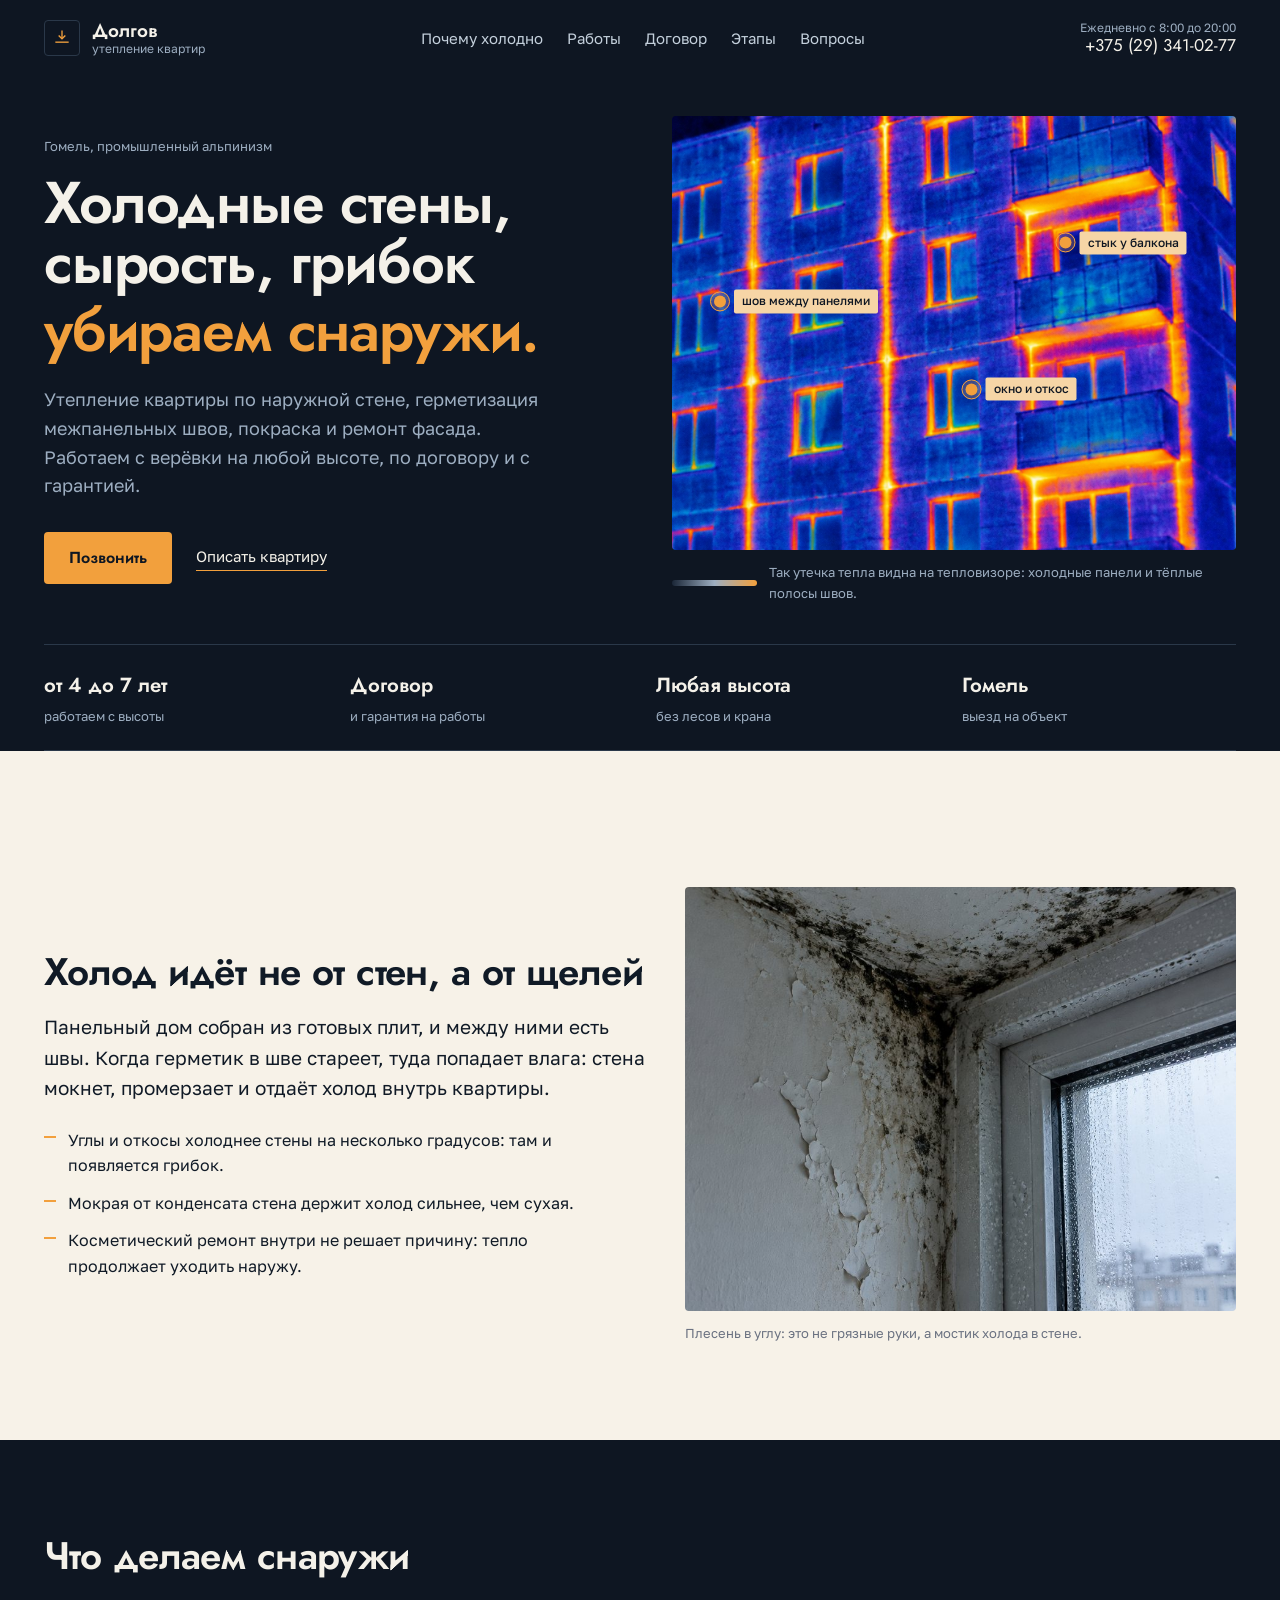
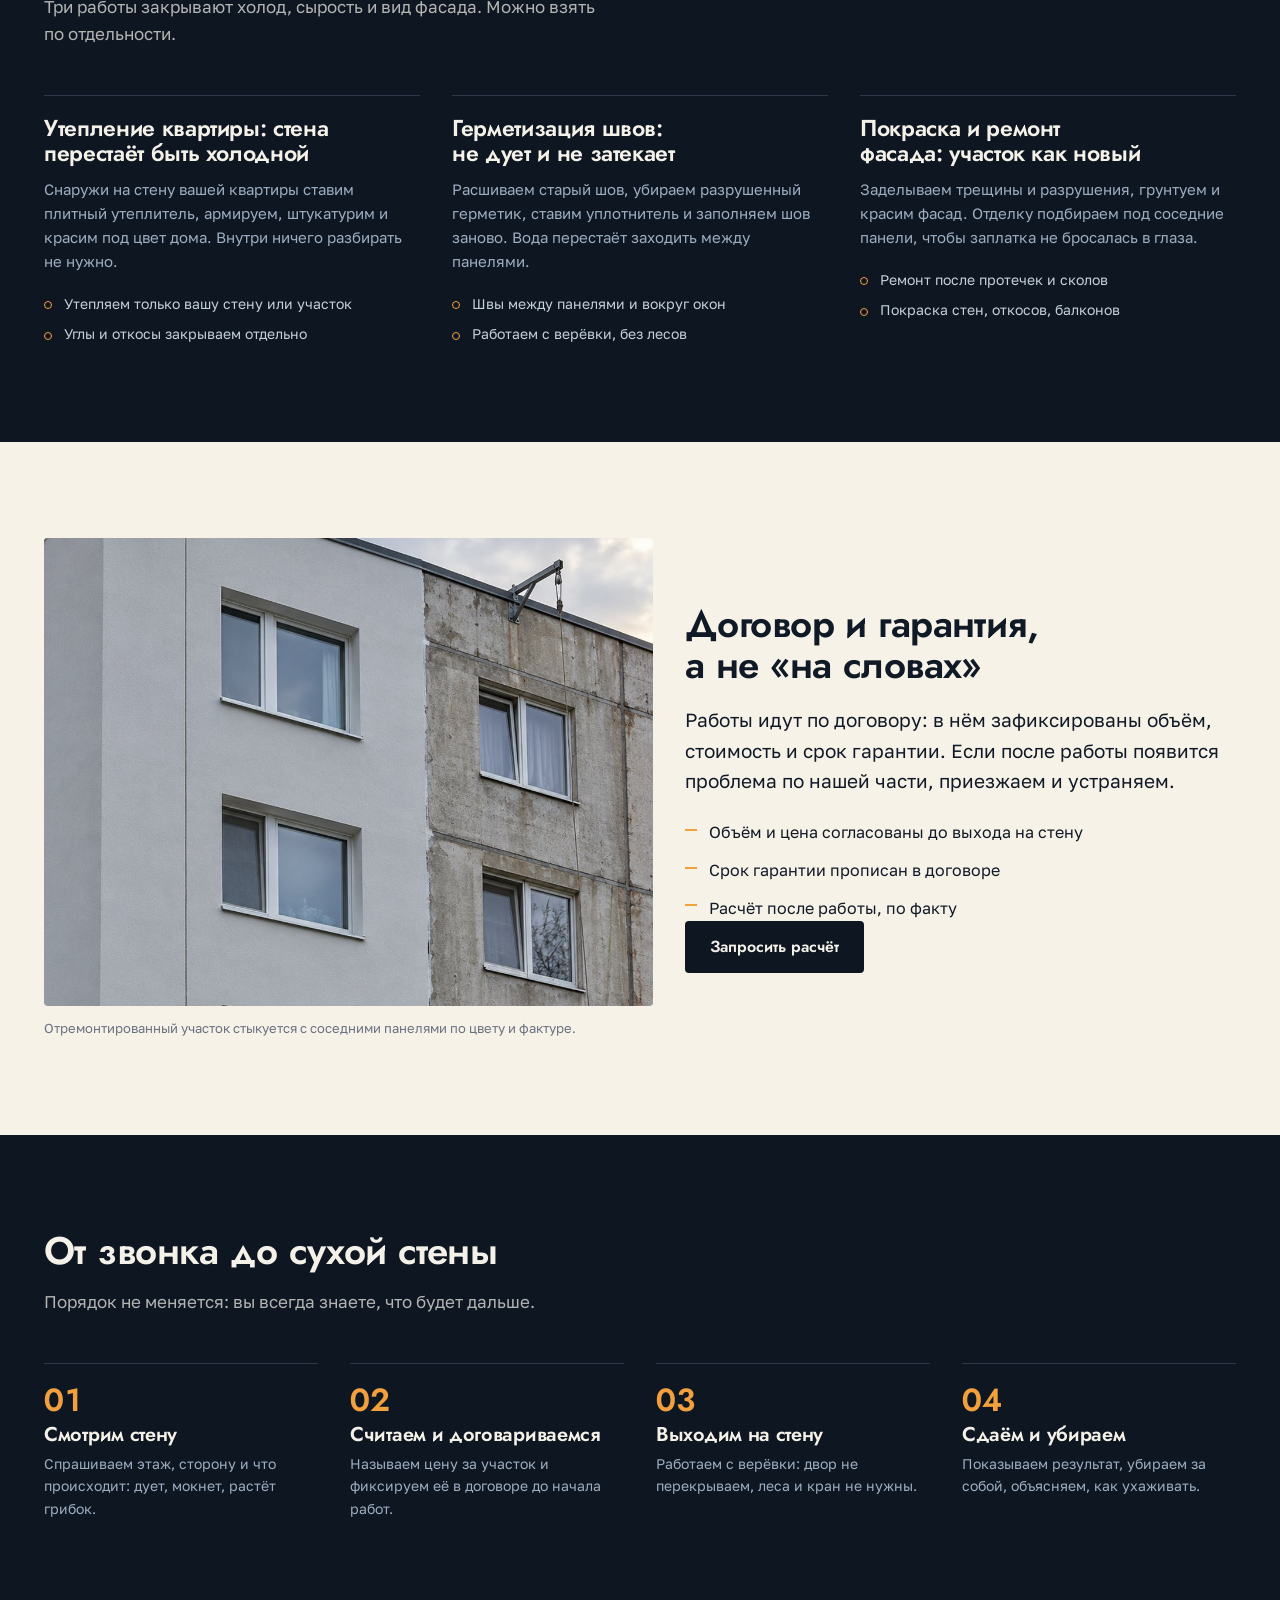
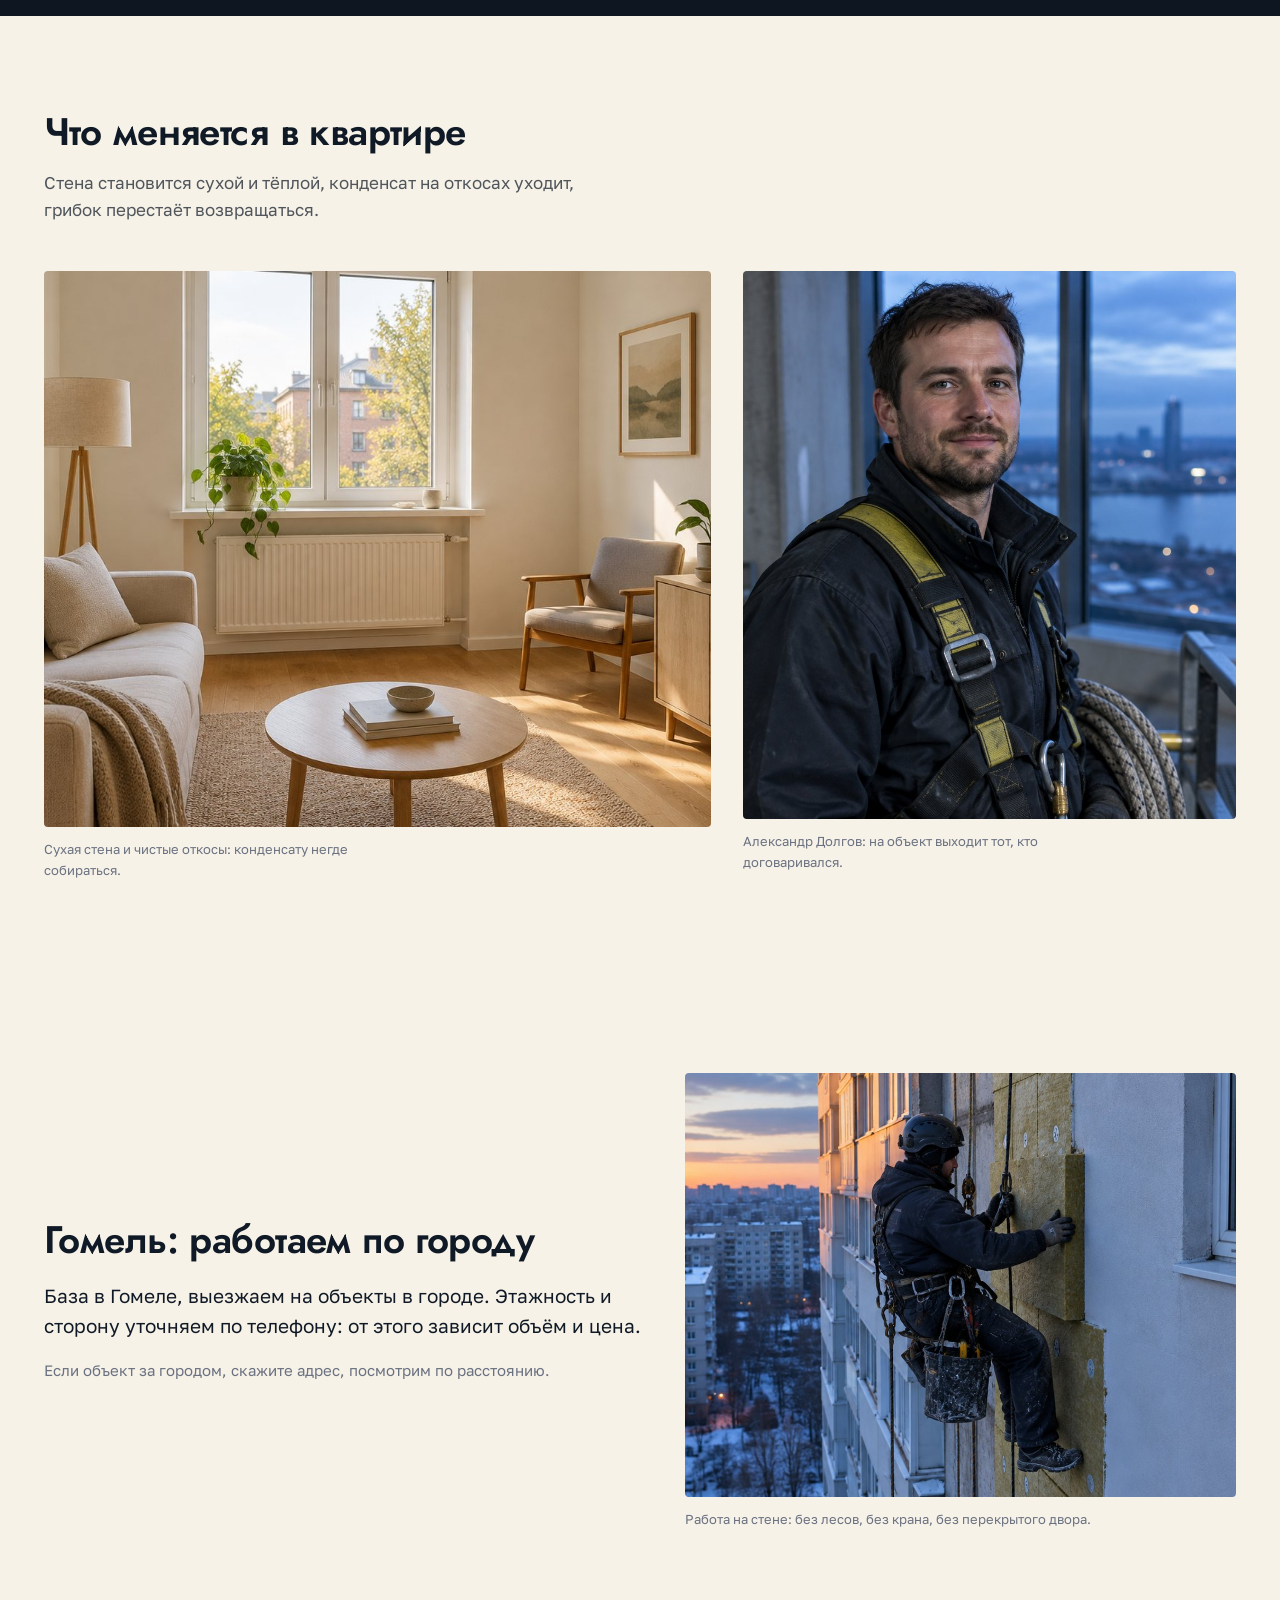
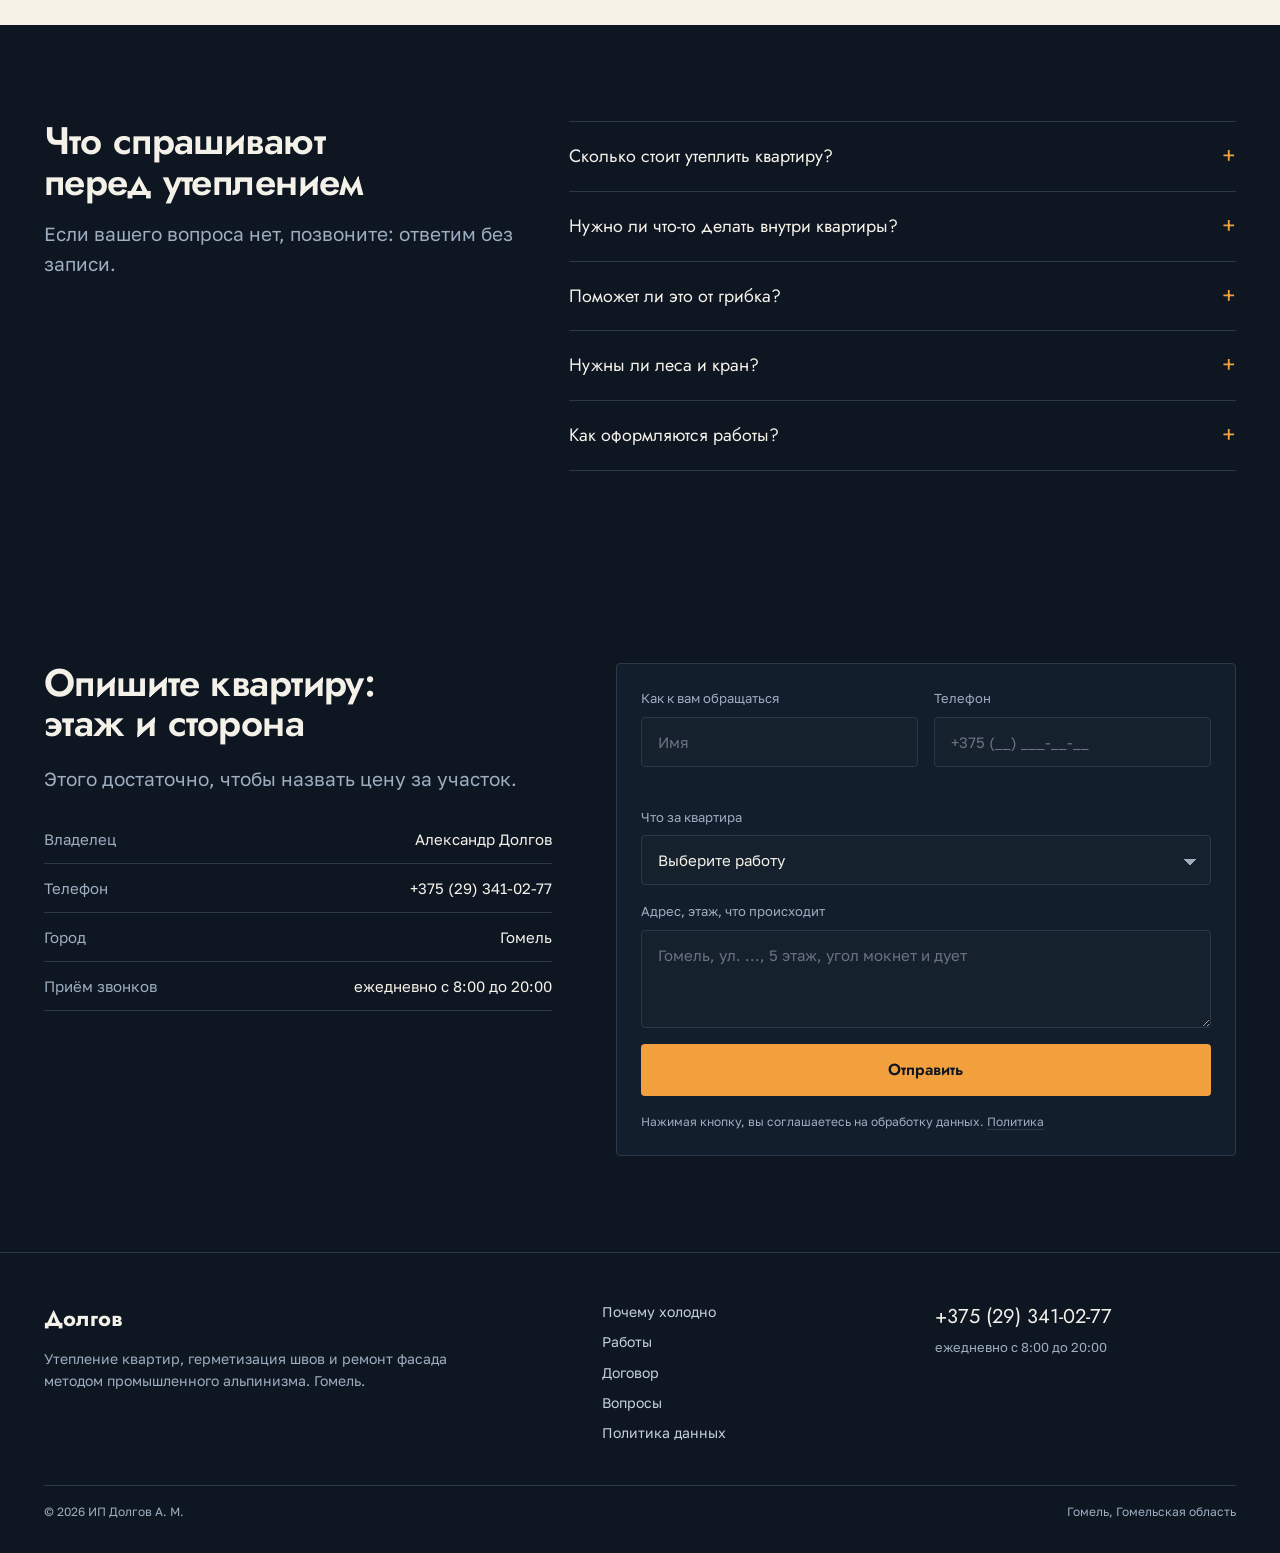
<file: index.html>
<!doctype html>
<html lang="ru">
<head>
<meta charset="utf-8">
<meta name="viewport" content="width=device-width, initial-scale=1">
<title>Утепление квартир в Гомеле: промышленный альпинизм, швы, фасад | Долгов</title>
<meta name="description" content="Утепление квартиры снаружи, герметизация межпанельных швов, покраска и ремонт фасада. Работаем с высоты, по договору и с гарантией. Гомель.">
<meta name="theme-color" content="#0E1622">
<link rel="canonical" href="https://romjjjke.github.io/dolgov/">
<link rel="icon" href="favicon.svg" type="image/svg+xml">
<meta property="og:type" content="website">
<meta property="og:title" content="Утепление квартир в Гомеле: Долгов">
<meta property="og:description" content="Утепление квартиры снаружи, герметизация межпанельных швов, ремонт фасада. Договор, гарантия. Гомель.">
<meta property="og:url" content="https://romjjjke.github.io/dolgov/">
<meta property="og:locale" content="ru_RU">
<link rel="preconnect" href="https://fonts.googleapis.com">
<link rel="preconnect" href="https://fonts.gstatic.com" crossorigin>
<link href="https://fonts.googleapis.com/css2?family=Golos+Text:wght@400;500;600&family=Jost:wght@500;600;700&display=swap" rel="stylesheet">
<link rel="stylesheet" href="assets/css/style.css">
<script type="application/ld+json">
{
  "@context": "https://schema.org",
  "@type": "LocalBusiness",
  "name": "ИП Долгов Александр Михайлович",
  "description": "Утепление квартир снаружи, герметизация межпанельных швов, покраска и ремонт фасада методом промышленного альпинизма",
  "telephone": "+375293410277",
  "url": "https://romjjjke.github.io/dolgov/",
  "address": {"@type": "PostalAddress", "addressLocality": "Гомель", "addressRegion": "Гомельская область", "addressCountry": "BY"},
  "areaServed": {"@type": "City", "name": "Гомель"},
  "openingHoursSpecification": {"@type": "OpeningHoursSpecification", "dayOfWeek": ["Monday","Tuesday","Wednesday","Thursday","Friday","Saturday","Sunday"], "opens": "08:00", "closes": "20:00"}
}
</script>
</head>
<body>
<a class="skip" href="#main">Перейти к содержанию</a>

<header class="site-header" id="header">
  <div class="wrap bar">
    <a class="brand" href="#top" aria-label="Долгов, утепление квартир, наверх">
      <span class="brand__mark" aria-hidden="true">
        <svg viewBox="0 0 24 24" fill="none" stroke="currentColor" stroke-width="1.6"><path d="M12 3v10"/><path d="M8 9l4 4 4-4"/><path d="M4 17h16"/></svg>
      </span>
      <span class="brand__text"><b>Долгов</b><i>утепление квартир</i></span>
    </a>

    <nav class="nav" aria-label="Основная навигация">
      <a href="#pochemu">Почему холодно</a>
      <a href="#raboty">Работы</a>
      <a href="#dogovor">Договор</a>
      <a href="#etapy">Этапы</a>
      <a href="#voprosy">Вопросы</a>
    </nav>

    <div class="bar__actions">
      <a class="bar__phone" href="tel:+375293410277">
        <span class="bar__phone-label">Ежедневно с 8:00 до 20:00</span>
        <span class="bar__phone-number">+375 (29) 341-02-77</span>
      </a>
      <button class="burger" id="burger" type="button" aria-label="Меню" aria-expanded="false" aria-controls="menu">
        <span></span><span></span>
      </button>
    </div>
  </div>
</header>

<div class="menu" id="menu" hidden>
  <div class="menu__inner">
    <nav class="menu__nav" aria-label="Мобильная навигация">
      <a href="#pochemu">Почему холодно</a>
      <a href="#raboty">Работы</a>
      <a href="#dogovor">Договор</a>
      <a href="#etapy">Этапы</a>
      <a href="#geografiya">География</a>
      <a href="#voprosy">Вопросы</a>
      <a href="#zayavka">Заявка</a>
    </nav>
    <a class="menu__phone" href="tel:+375293410277">+375 (29) 341-02-77</a>
  </div>
</div>

<main id="main">

  <section class="hero" id="top">
    <div class="wrap hero__grid">
      <div class="hero__body">
        <p class="hero__place">Гомель, промышленный альпинизм</p>
        <h1 class="hero__title">Холодные стены,<br>сырость, грибок<br><span class="hero__title-accent">убираем снаружи.</span></h1>
        <p class="hero__lede">
          Утепление квартиры по наружной стене, герметизация межпанельных швов,
          покраска и ремонт фасада. Работаем с верёвки на любой высоте,
          по договору и с гарантией.
        </p>
        <div class="hero__actions">
          <a class="btn btn--amber" href="tel:+375293410277">Позвонить</a>
          <a class="link-underline" href="#zayavka">Описать квартиру</a>
        </div>
      </div>

      <figure class="thermal">
        <img src="assets/img/thermal.jpg" width="1400" height="1076" alt="Тепловизорный снимок панельного дома: утечки тепла по швам и вокруг окон" fetchpriority="high" decoding="async">
        <span class="thermal__mark" style="--x:22%;--y:38%" data-heat="1"><i></i><b>шов между панелями</b></span>
        <span class="thermal__mark" style="--x:62%;--y:56%" data-heat="2"><i></i><b>окно и откос</b></span>
        <span class="thermal__mark" style="--x:80%;--y:26%" data-heat="3"><i></i><b>стык у балкона</b></span>
        <figcaption>
          <span class="thermal__legend" aria-hidden="true"><i></i></span>
          <span>Так утечка тепла видна на тепловизоре: холодные панели и тёплые полосы швов.</span>
        </figcaption>
      </figure>
    </div>

    <div class="wrap">
      <ul class="facts">
        <li class="fact"><b>от 4 до 7 лет</b><span>работаем с высоты</span></li>
        <li class="fact"><b>Договор</b><span>и гарантия на работы</span></li>
        <li class="fact"><b>Любая высота</b><span>без лесов и крана</span></li>
        <li class="fact"><b>Гомель</b><span>выезд на объект</span></li>
      </ul>
    </div>
  </section>

  <section class="section" id="pochemu">
    <div class="wrap split">
      <div class="split__body">
        <h2 class="h2">Холод идёт не от стен, а от щелей</h2>
        <p class="lead">
          Панельный дом собран из готовых плит, и между ними есть швы. Когда
          герметик в шве стареет, туда попадает влага: стена мокнет, промерзает
          и отдаёт холод внутрь квартиры.
        </p>
        <ul class="ticks">
          <li>Углы и откосы холоднее стены на несколько градусов: там и появляется грибок.</li>
          <li>Мокрая от конденсата стена держит холод сильнее, чем сухая.</li>
          <li>Косметический ремонт внутри не решает причину: тепло продолжает уходить наружу.</li>
        </ul>
      </div>
      <figure class="split__media">
        <img src="assets/img/mould.jpg" width="900" height="750" alt="Мокрый угол в квартире с пятнами плесени" loading="lazy" decoding="async">
        <figcaption>Плесень в углу: это не грязные руки, а мостик холода в стене.</figcaption>
      </figure>
    </div>
  </section>

  <section class="section section--deep" id="raboty">
    <div class="wrap">
      <header class="head">
        <h2 class="head__title">Что делаем снаружи</h2>
        <p class="head__text">Три работы закрывают холод, сырость и вид фасада. Можно взять по отдельности.</p>
      </header>

      <div class="jobs">
        <article class="job">
          <h3 class="job__title">Утепление квартиры: стена перестаёт быть холодной</h3>
          <p class="job__text">
            Снаружи на стену вашей квартиры ставим плитный утеплитель, армируем,
            штукатурим и красим под цвет дома. Внутри ничего разбирать не нужно.
          </p>
          <ul class="job__list">
            <li>Утепляем только вашу стену или участок</li>
            <li>Углы и откосы закрываем отдельно</li>
          </ul>
        </article>

        <article class="job">
          <h3 class="job__title">Герметизация швов: не дует и не затекает</h3>
          <p class="job__text">
            Расшиваем старый шов, убираем разрушенный герметик, ставим уплотнитель
            и заполняем шов заново. Вода перестаёт заходить между панелями.
          </p>
          <ul class="job__list">
            <li>Швы между панелями и вокруг окон</li>
            <li>Работаем с верёвки, без лесов</li>
          </ul>
        </article>

        <article class="job">
          <h3 class="job__title">Покраска и ремонт фасада: участок как новый</h3>
          <p class="job__text">
            Заделываем трещины и разрушения, грунтуем и красим фасад. Отделку
            подбираем под соседние панели, чтобы заплатка не бросалась в глаза.
          </p>
          <ul class="job__list">
            <li>Ремонт после протечек и сколов</li>
            <li>Покраска стен, откосов, балконов</li>
          </ul>
        </article>
      </div>
    </div>
  </section>

  <section class="section" id="dogovor">
    <div class="wrap split split--rev">
      <div class="split__body">
        <h2 class="h2">Договор и гарантия, а не «на словах»</h2>
        <p class="lead">
          Работы идут по договору: в нём зафиксированы объём, стоимость и срок
          гарантии. Если после работы появится проблема по нашей части, приезжаем
          и устраняем.
        </p>
        <ul class="ticks">
          <li>Объём и цена согласованы до выхода на стену</li>
          <li>Срок гарантии прописан в договоре</li>
          <li>Расчёт после работы, по факту</li>
        </ul>
        <a class="btn btn--ink" href="#zayavka">Запросить расчёт</a>
      </div>
      <figure class="split__media">
        <img src="assets/img/facade.jpg" width="1200" height="800" alt="Отремонтированный и покрашенный участок фасада панельного дома" loading="lazy" decoding="async">
        <figcaption>Отремонтированный участок стыкуется с соседними панелями по цвету и фактуре.</figcaption>
      </figure>
    </div>
  </section>

  <section class="section section--deep" id="etapy">
    <div class="wrap">
      <header class="head">
        <h2 class="head__title">От звонка до сухой стены</h2>
        <p class="head__text">Порядок не меняется: вы всегда знаете, что будет дальше.</p>
      </header>
      <ol class="steps">
        <li class="step">
          <h3><span class="step__num">01</span>Смотрим стену</h3>
          <p>Спрашиваем этаж, сторону и что происходит: дует, мокнет, растёт грибок.</p>
        </li>
        <li class="step">
          <h3><span class="step__num">02</span>Считаем и договариваемся</h3>
          <p>Называем цену за участок и фиксируем её в договоре до начала работ.</p>
        </li>
        <li class="step">
          <h3><span class="step__num">03</span>Выходим на стену</h3>
          <p>Работаем с верёвки: двор не перекрываем, леса и кран не нужны.</p>
        </li>
        <li class="step">
          <h3><span class="step__num">04</span>Сдаём и убираем</h3>
          <p>Показываем результат, убираем за собой, объясняем, как ухаживать.</p>
        </li>
      </ol>
    </div>
  </section>

  <section class="section" id="rezultat">
    <div class="wrap">
      <header class="head">
        <h2 class="head__title">Что меняется в квартире</h2>
        <p class="head__text">Стена становится сухой и тёплой, конденсат на откосах уходит, грибок перестаёт возвращаться.</p>
      </header>
      <div class="pair">
        <figure class="pair__item">
          <img src="assets/img/warm.jpg" width="900" height="750" alt="Сухая тёплая комната после утепления стены" loading="lazy" decoding="async">
          <figcaption>Сухая стена и чистые откосы: конденсату негде собираться.</figcaption>
        </figure>
        <figure class="pair__item">
          <img src="assets/img/owner.jpg" width="900" height="1000" alt="Александр Долгов, промышленный альпинист" loading="lazy" decoding="async">
          <figcaption>Александр Долгов: на объект выходит тот, кто договаривался.</figcaption>
        </figure>
      </div>
    </div>
  </section>

  <section class="section" id="geografiya">
    <div class="wrap split">
      <div class="split__body">
        <h2 class="h2">Гомель: работаем по городу</h2>
        <p class="lead">
          База в Гомеле, выезжаем на объекты в городе. Этажность и сторону
          уточняем по телефону: от этого зависит объём и цена.
        </p>
        <p class="note">Если объект за городом, скажите адрес, посмотрим по расстоянию.</p>
      </div>
      <figure class="split__media">
        <img src="assets/img/work.jpg" width="1200" height="800" alt="Промышленный альпинист утепляет стену панельного дома" loading="lazy" decoding="async">
        <figcaption>Работа на стене: без лесов, без крана, без перекрытого двора.</figcaption>
      </figure>
    </div>
  </section>

  <section class="section section--deep" id="voprosy">
    <div class="wrap faq">
      <div class="faq__head">
        <h2 class="h2">Что спрашивают перед утеплением</h2>
        <p class="lead">Если вашего вопроса нет, позвоните: ответим без записи.</p>
      </div>
      <div class="faq__list">
        <details class="faq__item">
          <summary>Сколько стоит утеплить квартиру?</summary>
          <p>Зависит от площади стены, этажа и состояния швов. Точную цену называем после осмотра или подробного разговора, до начала работ.</p>
        </details>
        <details class="faq__item">
          <summary>Нужно ли что-то делать внутри квартиры?</summary>
          <p>Нет. Утепление идёт снаружи: стена, углы и откосы закрываются с фасада, ремонт внутри остаётся целым.</p>
        </details>
        <details class="faq__item">
          <summary>Поможет ли это от грибка?</summary>
          <p>Грибок появляется там, где стена мокрая и холодная. Мы убираем причину: закрываем швы и утепляем стену, чтобы она не промерзала и не отсыревала.</p>
        </details>
        <details class="faq__item">
          <summary>Нужны ли леса и кран?</summary>
          <p>Нет. Работаем с верёвки, поэтому двор остаётся свободным, а подъезд открытым.</p>
        </details>
        <details class="faq__item">
          <summary>Как оформляются работы?</summary>
          <p>По договору: объём, стоимость и срок гарантии прописаны в документе. Расчёт после работы, по факту.</p>
        </details>
      </div>
    </div>
  </section>

  <section class="section section--deep contact" id="zayavka">
    <div class="wrap contact__grid">
      <div class="contact__body">
        <h2 class="h2">Опишите квартиру: этаж и сторона</h2>
        <p class="lead">Этого достаточно, чтобы назвать цену за участок.</p>
        <ul class="contact__meta">
          <li><b>Владелец</b><span>Александр Долгов</span></li>
          <li><b>Телефон</b><a href="tel:+375293410277">+375 (29) 341-02-77</a></li>
          <li><b>Город</b><span>Гомель</span></li>
          <li><b>Приём звонков</b><span>ежедневно с 8:00 до 20:00</span></li>
        </ul>
      </div>

      <form class="form" id="lead-form" novalidate>
        <div class="form__row">
          <label class="field">
            <span class="field__label">Как к вам обращаться</span>
            <input type="text" name="name" placeholder="Имя" autocomplete="name" required>
            <span class="field__error"></span>
          </label>
          <label class="field">
            <span class="field__label">Телефон</span>
            <input type="tel" name="phone" placeholder="+375 (__) ___-__-__" autocomplete="tel" inputmode="tel" required>
            <span class="field__error"></span>
          </label>
        </div>
        <label class="field">
          <span class="field__label">Что за квартира</span>
          <select name="work">
            <option value="">Выберите работу</option>
            <option>Утепление квартиры</option>
            <option>Герметизация швов</option>
            <option>Покраска и ремонт фасада</option>
            <option>Несколько работ</option>
          </select>
        </label>
        <label class="field">
          <span class="field__label">Адрес, этаж, что происходит</span>
          <textarea name="place" rows="3" placeholder="Гомель, ул. ..., 5 этаж, угол мокнет и дует"></textarea>
        </label>
        <button class="btn btn--amber btn--full" type="submit">Отправить</button>
        <p class="form__note">Нажимая кнопку, вы соглашаетесь на обработку данных. <a href="politika.html">Политика</a></p>

        <div class="form__success" id="form-success" hidden>
          <p><b>Заявка собрана.</b> Проверьте данные и отправьте их в мессенджер.</p>
          <div class="form__success-actions">
            <a class="btn btn--amber" id="wa-link" href="#" target="_blank" rel="noopener">Открыть WhatsApp</a>
            <a class="btn btn--ghost" id="call-link" href="tel:+375293410277">Позвонить</a>
          </div>
        </div>
      </form>
    </div>
  </section>
</main>

<footer class="footer">
  <div class="wrap">
    <div class="footer__cols">
      <div class="footer__brand">
        <b>Долгов</b>
        <p>Утепление квартир, герметизация швов и ремонт фасада методом промышленного альпинизма. Гомель.</p>
      </div>
      <nav class="footer__nav" aria-label="Навигация в подвале">
        <a href="#pochemu">Почему холодно</a>
        <a href="#raboty">Работы</a>
        <a href="#dogovor">Договор</a>
        <a href="#voprosy">Вопросы</a>
        <a href="politika.html">Политика данных</a>
      </nav>
      <div class="footer__contact">
        <a href="tel:+375293410277">+375 (29) 341-02-77</a>
        <span>ежедневно с 8:00 до 20:00</span>
      </div>
    </div>
    <div class="footer__bottom">
      <span>© <span id="year">2026</span> ИП Долгов А. М.</span>
      <span>Гомель, Гомельская область</span>
    </div>
  </div>
</footer>

<a class="fab" href="tel:+375293410277" aria-label="Позвонить">
  <span>Позвонить</span>
</a>

<script src="assets/js/main.js" defer></script>
</body>
</html>
</file>
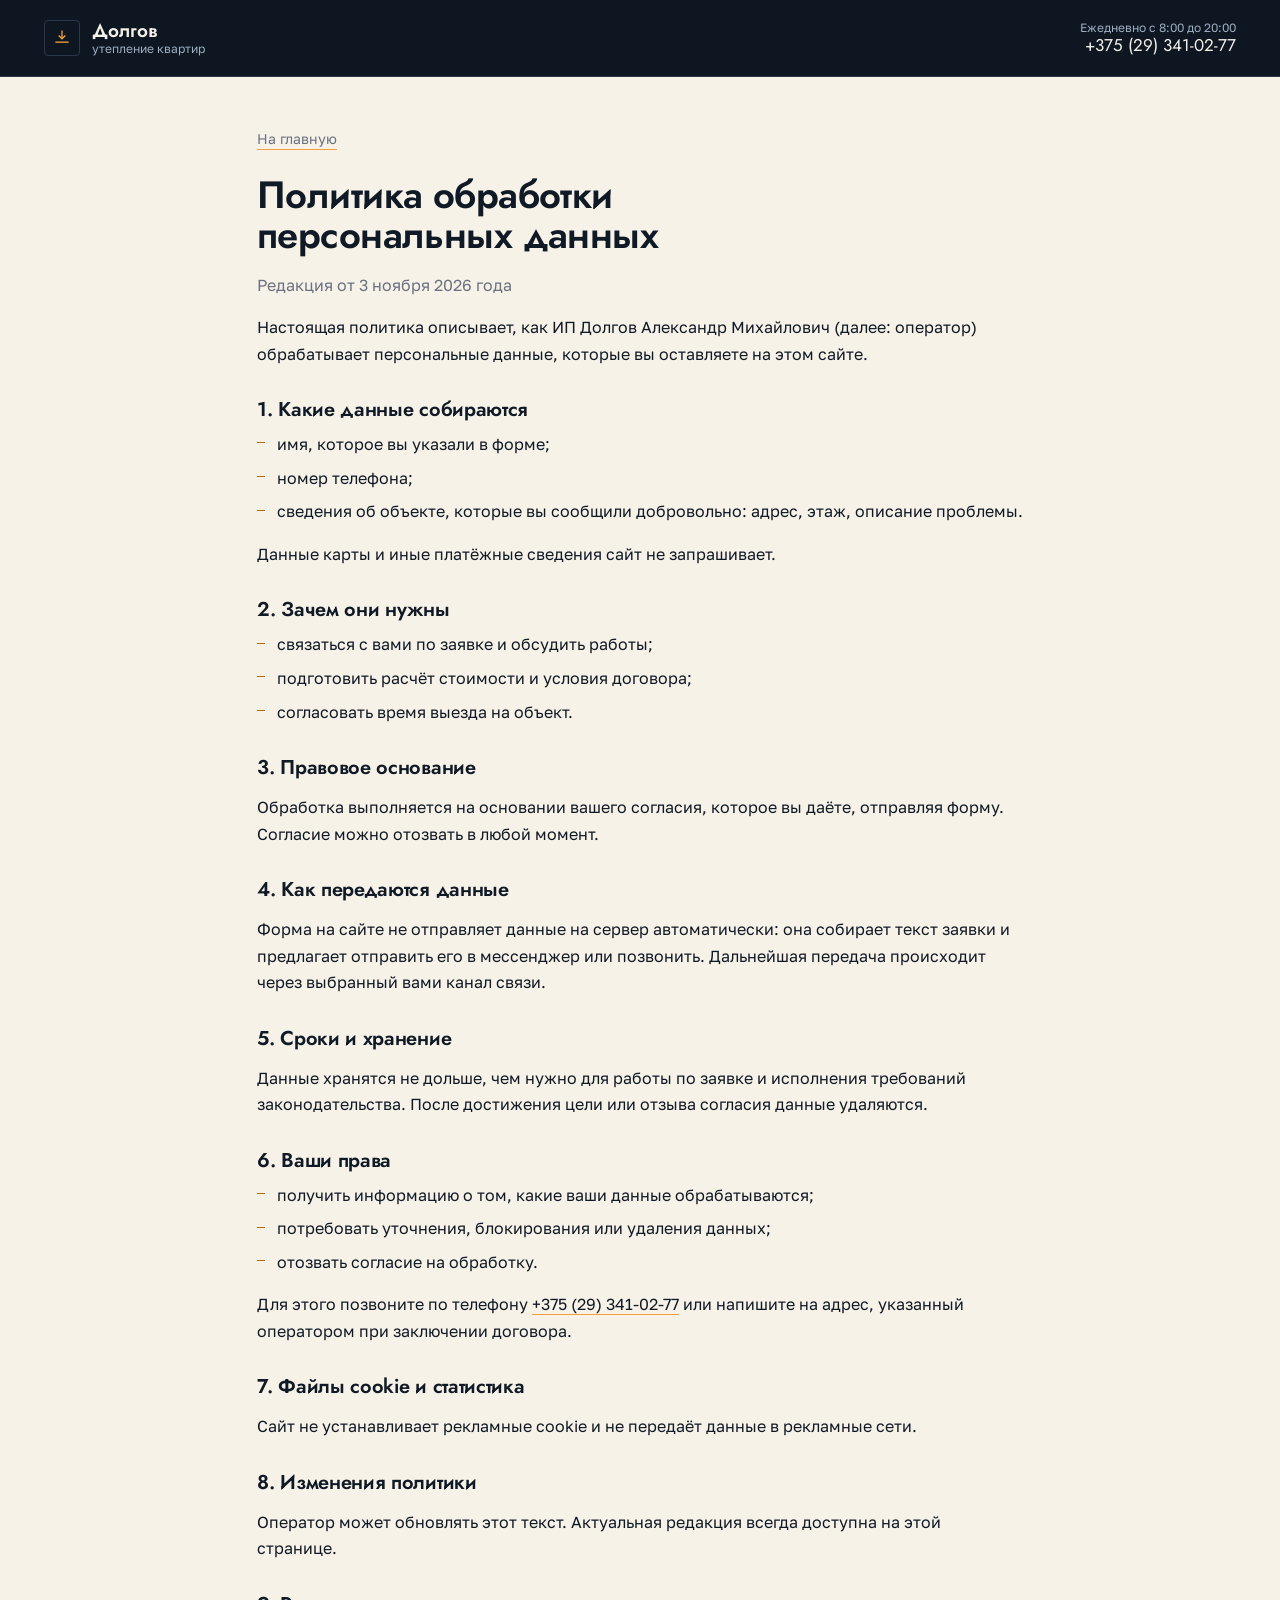
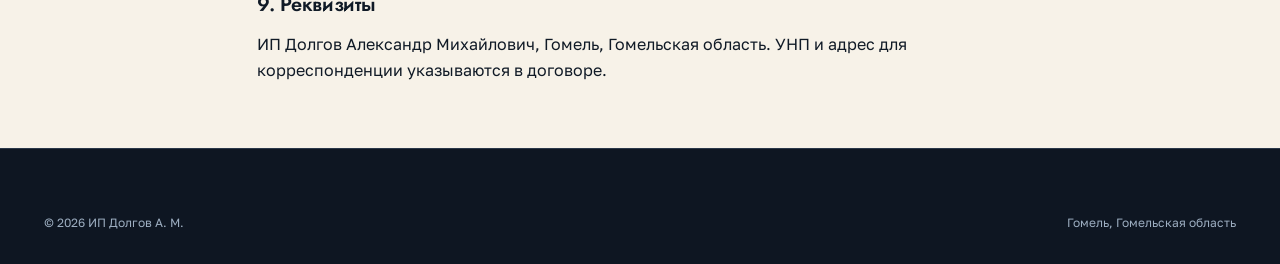
<file: politika.html>
<!doctype html>
<html lang="ru">
<head>
<meta charset="utf-8">
<meta name="viewport" content="width=device-width, initial-scale=1">
<title>Политика обработки персональных данных: ИП Долгов</title>
<meta name="description" content="Какие данные ИП Долгов получает через форму заявки, зачем они нужны, где хранятся, как отозвать согласие и написать обращение.">
<meta name="robots" content="noindex">
<meta name="theme-color" content="#0E1622">
<link rel="icon" href="favicon.svg" type="image/svg+xml">
<link rel="preconnect" href="https://fonts.googleapis.com">
<link rel="preconnect" href="https://fonts.gstatic.com" crossorigin>
<link href="https://fonts.googleapis.com/css2?family=Golos+Text:wght@400;500;600&family=Jost:wght@500;600;700&display=swap" rel="stylesheet">
<link rel="stylesheet" href="assets/css/style.css">
</head>
<body class="legal-page">
<header class="site-header is-scrolled">
  <div class="wrap bar">
    <a class="brand" href="index.html" aria-label="Долгов, на главную">
      <span class="brand__mark" aria-hidden="true">
        <svg viewBox="0 0 24 24" fill="none" stroke="currentColor" stroke-width="1.6"><path d="M12 3v10"/><path d="M8 9l4 4 4-4"/><path d="M4 17h16"/></svg>
      </span>
      <span class="brand__text"><b>Долгов</b><i>утепление квартир</i></span>
    </a>
    <div class="bar__actions">
      <a class="bar__phone" href="tel:+375293410277">
        <span class="bar__phone-label">Ежедневно с 8:00 до 20:00</span>
        <span class="bar__phone-number">+375 (29) 341-02-77</span>
      </a>
    </div>
  </div>
</header>

<main class="legal">
  <div class="wrap legal__inner">
    <a class="legal__back" href="index.html">На главную</a>
    <h1>Политика обработки персональных данных</h1>
    <p class="legal__date">Редакция от 3 ноября 2026 года</p>

    <p>Настоящая политика описывает, как ИП Долгов Александр Михайлович (далее: оператор) обрабатывает персональные данные, которые вы оставляете на этом сайте.</p>

    <h2>1. Какие данные собираются</h2>
    <ul>
      <li>имя, которое вы указали в форме;</li>
      <li>номер телефона;</li>
      <li>сведения об объекте, которые вы сообщили добровольно: адрес, этаж, описание проблемы.</li>
    </ul>
    <p>Данные карты и иные платёжные сведения сайт не запрашивает.</p>

    <h2>2. Зачем они нужны</h2>
    <ul>
      <li>связаться с вами по заявке и обсудить работы;</li>
      <li>подготовить расчёт стоимости и условия договора;</li>
      <li>согласовать время выезда на объект.</li>
    </ul>

    <h2>3. Правовое основание</h2>
    <p>Обработка выполняется на основании вашего согласия, которое вы даёте, отправляя форму. Согласие можно отозвать в любой момент.</p>

    <h2>4. Как передаются данные</h2>
    <p>Форма на сайте не отправляет данные на сервер автоматически: она собирает текст заявки и предлагает отправить его в мессенджер или позвонить. Дальнейшая передача происходит через выбранный вами канал связи.</p>

    <h2>5. Сроки и хранение</h2>
    <p>Данные хранятся не дольше, чем нужно для работы по заявке и исполнения требований законодательства. После достижения цели или отзыва согласия данные удаляются.</p>

    <h2>6. Ваши права</h2>
    <ul>
      <li>получить информацию о том, какие ваши данные обрабатываются;</li>
      <li>потребовать уточнения, блокирования или удаления данных;</li>
      <li>отозвать согласие на обработку.</li>
    </ul>
    <p>Для этого позвоните по телефону <a href="tel:+375293410277">+375 (29) 341-02-77</a> или напишите на адрес, указанный оператором при заключении договора.</p>

    <h2>7. Файлы cookie и статистика</h2>
    <p>Сайт не устанавливает рекламные cookie и не передаёт данные в рекламные сети.</p>

    <h2>8. Изменения политики</h2>
    <p>Оператор может обновлять этот текст. Актуальная редакция всегда доступна на этой странице.</p>

    <h2>9. Реквизиты</h2>
    <p>ИП Долгов Александр Михайлович, Гомель, Гомельская область. УНП и адрес для корреспонденции указываются в договоре.</p>
  </div>
</main>

<footer class="footer">
  <div class="wrap">
    <div class="footer__bottom" style="margin-top:0;border-top:none">
      <span>© <span id="year">2026</span> ИП Долгов А. М.</span>
      <span>Гомель, Гомельская область</span>
    </div>
  </div>
</footer>

<script>document.getElementById('year').textContent = new Date().getFullYear();</script>
</body>
</html>
</file>
<file: assets/css/style.css>
/* Hallmark · pre-emit critique: P4 H4 E5 S4 R3 V4 · weakest: R, carried by one amber highlight on midnight. */
/* Долгов. Утепление квартир, промальп, Гомель */

:root{
  --c-night:#0E1622;
  --c-night-2:#131E2C;
  --c-night-3:#1A2637;
  --c-cream:#F7F2E8;
  --c-cream-2:#EFE7D8;
  --c-amber:#F2A03D;
  --c-amber-deep:#B86F14;
  --c-amber-soft:#F6D5A6;
  --c-mist:#9DAEC1;
  --c-mist-2:#C4D0DC;
  --c-ink:#101A26;
  --c-muted:#6A7180;
  --c-line:#DFD6C6;
  --c-line-strong:#C6BAA6;
  --c-line-night:#2A3849;
  --c-on-night:#F4F1E9;
  --c-on-night-muted:#9DAEC1;
  --c-field:#16212E;
  --c-danger:#B4523F;
  --c-shadow:rgba(14,22,34,.18);
  --c-amber-ring:rgba(242,160,61,.25);

  --font-display:"Jost",system-ui,sans-serif;
  --font-body:"Golos Text",system-ui,-apple-system,"Segoe UI",Roboto,sans-serif;

  --wrap:1240px;
  --pad:24px;
  --s-1:4px; --s-2:8px; --s-3:12px; --s-4:16px; --s-5:20px; --s-6:24px;
  --s-8:32px; --s-10:40px; --s-12:48px; --s-16:64px; --s-20:80px; --s-24:96px; --s-30:120px;
  --col-gap:var(--s-8);
  --ease:cubic-bezier(.22,.61,.36,1);
  --header-h:76px;
}

*,*::before,*::after{box-sizing:border-box}
html{-webkit-text-size-adjust:100%;overflow-x:clip;scroll-behavior:smooth;scroll-padding-top:calc(var(--header-h) + var(--s-4))}
body{
  margin:0;overflow-x:clip;
  background:var(--c-cream);color:var(--c-ink);
  font-family:var(--font-body);font-size:17px;line-height:1.6;
  -webkit-font-smoothing:antialiased;
}
img{max-width:100%;display:block;height:auto}
a{color:inherit;text-decoration:none}
h1,h2,h3,h4{font-family:var(--font-display);margin:0;line-height:1.06;letter-spacing:-.015em;font-weight:600;text-wrap:balance}
p{margin:0}
ul,ol{margin:0;padding:0;list-style:none}
button{font:inherit}

.wrap{width:min(var(--wrap),100%);margin-inline:auto;padding-inline:var(--pad)}
.skip{position:absolute;left:-9999px;top:0;z-index:100;background:var(--c-amber);color:var(--c-night);padding:var(--s-3) var(--s-4);border-radius:0 0 4px 0}
.skip:focus{left:0}
:focus-visible{outline:2px solid var(--c-amber);outline-offset:2px}

/* ---------- Header ---------- */
.site-header{
  position:fixed;inset:0 0 auto;z-index:50;
  background:var(--c-night);
  border-bottom:1px solid var(--c-line-night);
  transition:background-color .2s var(--ease),border-color .2s var(--ease);
}
.site-header:not(.is-scrolled){background:var(--c-night);border-color:transparent}
.bar{display:flex;align-items:center;justify-content:space-between;gap:var(--s-6);min-height:var(--header-h)}
.brand{display:flex;align-items:center;gap:var(--s-3);color:var(--c-on-night)}
.brand__mark{display:grid;place-items:center;width:36px;height:36px;border:1px solid var(--c-line-night);border-radius:4px;color:var(--c-amber)}
.brand__mark svg{width:20px;height:20px}
.brand__text{display:flex;flex-direction:column;line-height:1.15}
.brand__text b{font-family:var(--font-display);font-size:19px;font-weight:600}
.brand__text i{font-style:normal;font-size:12px;color:var(--c-on-night-muted)}
.nav{display:flex;gap:var(--s-6)}
.nav a{position:relative;font-size:15px;color:var(--c-mist-2);padding-block:var(--s-1)}
.nav a::after{content:"";position:absolute;left:0;bottom:0;width:100%;height:1px;background:var(--c-amber);transform:scaleX(0);transform-origin:left;transition:transform .25s var(--ease)}
.nav a:hover,.nav a.is-active{color:var(--c-on-night)}
.nav a:hover::after,.nav a.is-active::after{transform:scaleX(1)}
.bar__actions{display:flex;align-items:center;gap:var(--s-4)}
.bar__phone{display:flex;flex-direction:column;align-items:flex-end;line-height:1.2}
.bar__phone-label{font-size:12px;color:var(--c-on-night-muted)}
.bar__phone-number{font-family:var(--font-display);font-size:17px;color:var(--c-on-night)}
.bar__phone:hover .bar__phone-number{color:var(--c-amber)}
.burger{display:none;width:44px;height:44px;background:none;border:1px solid var(--c-line-night);border-radius:4px;color:var(--c-on-night);padding:0;place-items:center;gap:4px}
.burger span{display:block;width:18px;height:2px;background:currentColor}
.burger:active{background:var(--c-night-3)}

/* ---------- Mobile menu ---------- */
.menu{position:fixed;inset:0;z-index:60;background:var(--c-night);color:var(--c-on-night);display:flex;flex-direction:column;justify-content:center}
.menu[hidden]{display:none}
.menu__inner{padding:var(--s-10) var(--pad);display:flex;flex-direction:column;gap:var(--s-8)}
.menu__nav{display:flex;flex-direction:column;gap:var(--s-4)}
.menu__nav a{font-family:var(--font-display);font-size:28px;font-weight:500}
.menu__nav a:hover,.menu__nav a:active{color:var(--c-amber)}
.menu__phone{font-family:var(--font-display);font-size:22px;color:var(--c-amber)}
body.nav-open{overflow:clip}

/* ---------- Hero ---------- */
.hero{background:var(--c-night);color:var(--c-on-night);padding-top:calc(var(--header-h) + var(--s-10));padding-bottom:0}
.hero__grid{display:grid;grid-template-columns:minmax(0,1.02fr) minmax(0,.98fr);gap:var(--s-10);align-items:center}
.hero__place{font-size:13px;color:var(--c-on-night-muted);margin-bottom:var(--s-4)}
.hero__title{font-size:clamp(34px,4.6vw,62px);line-height:1.02;letter-spacing:-.02em}
.hero__title-accent{display:block;color:var(--c-amber);margin-top:var(--s-2)}
.hero__lede{margin-top:var(--s-6);max-width:46ch;color:var(--c-on-night-muted);font-size:clamp(16px,.4vw + 14px,18px)}
.hero__actions{display:flex;align-items:center;gap:var(--s-6);margin-top:var(--s-8);flex-wrap:wrap}
.btn{display:inline-flex;align-items:center;justify-content:center;gap:var(--s-2);padding:var(--s-3) var(--s-6);border-radius:4px;font-family:var(--font-display);font-size:16px;font-weight:600;border:1px solid transparent;cursor:pointer;transition:background-color .2s var(--ease),color .2s var(--ease),border-color .2s var(--ease)}
.btn--amber{background:var(--c-amber);color:var(--c-night)}
.btn--amber:hover{background:var(--c-amber-soft)}
.btn--amber:active{background:var(--c-night);color:var(--c-amber)}
.btn--ink{background:var(--c-night);color:var(--c-on-night)}
.btn--ink:hover{background:var(--c-night-3)}
.btn--ghost{background:transparent;color:var(--c-on-night);border-color:var(--c-line-night)}
.btn--ghost:hover{border-color:var(--c-mist)}
.btn--full{width:100%}
.link-underline{font-size:15px;color:var(--c-on-night);border-bottom:1px solid var(--c-amber);padding-bottom:2px}
.link-underline:hover{color:var(--c-amber)}

.thermal{position:relative;margin:0}
.thermal img{width:100%;aspect-ratio:1.3;object-fit:cover;border-radius:4px}
.thermal__mark{position:absolute;left:var(--x);top:var(--y);display:flex;align-items:center;gap:var(--s-2);transform:translate(-50%,-50%)}
.thermal__mark i{position:relative;width:12px;height:12px;border-radius:50%;background:var(--c-amber);box-shadow:0 0 0 4px var(--c-amber-ring)}
.thermal__mark i::after{content:"";position:absolute;inset:-4px;border-radius:50%;border:1px solid var(--c-amber);animation:pulse 2.8s var(--ease) infinite}
.thermal__mark:nth-of-type(2) i::after{animation-delay:.6s}
.thermal__mark:nth-of-type(3) i::after{animation-delay:1.2s}
@keyframes pulse{0%{transform:scale(.8);opacity:.9}70%{transform:scale(2.6);opacity:0}100%{opacity:0}}
.thermal__mark b{font-family:var(--font-body);font-size:12px;font-weight:500;color:var(--c-night);background:var(--c-amber-soft);padding:2px var(--s-2);border-radius:2px;white-space:nowrap}
.thermal figcaption{display:flex;align-items:center;gap:var(--s-3);margin-top:var(--s-3);font-size:13px;color:var(--c-on-night-muted)}
.thermal__legend{display:block;width:96px;height:6px;border-radius:3px;background:linear-gradient(90deg,var(--c-night-3),var(--c-mist),var(--c-amber))}

.facts{display:grid;grid-template-columns:repeat(4,minmax(0,1fr));gap:var(--col-gap);margin-top:var(--s-10);border-top:1px solid var(--c-line-night);border-bottom:1px solid var(--c-line-night);padding-block:var(--s-6);margin-bottom:var(--s-10)}
.fact{display:flex;flex-direction:column;gap:var(--s-1)}
.fact b{font-family:var(--font-display);font-size:clamp(18px,1.6vw,24px);font-weight:600;color:var(--c-on-night)}
.fact span{font-size:13px;color:var(--c-on-night-muted);max-width:22ch}

/* ---------- Sections ---------- */
.section{padding-block:var(--s-24)}
.section--deep{background:var(--c-night);color:var(--c-on-night)}
.section--deep h2,.section--deep h3{color:var(--c-on-night)}
.h2{font-size:clamp(26px,3vw,42px)}
.head{max-width:720px;margin-bottom:var(--s-12)}
.head__title{font-size:clamp(26px,3vw,42px)}
.head__text{margin-top:var(--s-4);color:inherit;opacity:.72;max-width:52ch}

.split{display:grid;grid-template-columns:minmax(0,1.05fr) minmax(0,.95fr);gap:var(--col-gap);align-items:center}
.split--rev .split__body{order:2}
.split--rev .split__media{order:1}
.split__media{margin:0}
.split__media img{width:100%;aspect-ratio:1.3;object-fit:cover;border-radius:4px}
.split__media figcaption{margin-top:var(--s-3);font-size:13px;color:var(--c-muted)}
.section--deep .split__media figcaption{color:var(--c-on-night-muted)}
.lead{margin-top:var(--s-5);font-size:clamp(16px,.4vw + 14px,19px);max-width:52ch}
.section--deep .lead,.section--deep .note{color:var(--c-on-night-muted)}
.note{margin-top:var(--s-4);font-size:15px;color:var(--c-muted)}
.ticks{margin-top:var(--s-6);display:flex;flex-direction:column;gap:var(--s-3);max-width:52ch}
.ticks li{position:relative;padding-left:var(--s-6);font-size:16px}
.ticks li::before{content:"";position:absolute;left:0;top:.55em;width:12px;height:2px;background:var(--c-amber)}
.section--deep .ticks li{color:var(--c-mist-2)}

/* ---------- Jobs ---------- */
.jobs{display:grid;grid-template-columns:repeat(3,minmax(0,1fr));gap:var(--col-gap)}
.job{border-top:1px solid var(--c-line-night);padding-top:var(--s-5)}
.job__title{font-size:clamp(20px,1.8vw,26px);max-width:24ch}
.job__text{margin-top:var(--s-3);font-size:15px;color:var(--c-on-night-muted)}
.job__list{margin-top:var(--s-5);display:flex;flex-direction:column;gap:var(--s-2)}
.job__list li{position:relative;padding-left:var(--s-5);font-size:14px;color:var(--c-mist-2)}
.job__list li::before{content:"";position:absolute;left:0;top:.6em;width:8px;height:8px;border:1px solid var(--c-amber);border-radius:50%}

/* ---------- Steps ---------- */
.steps{display:grid;grid-template-columns:repeat(4,minmax(0,1fr));gap:var(--col-gap)}
.step{border-top:1px solid var(--c-line-night);padding-top:var(--s-5)}
.step__num{display:block;font-family:var(--font-display);font-size:32px;line-height:1;color:var(--c-amber);margin-bottom:var(--s-2);font-variant-numeric:tabular-nums}
.step h3{font-size:20px}
.step p{margin-top:var(--s-2);font-size:14px;color:var(--c-on-night-muted);max-width:46ch}

/* ---------- FAQ ---------- */
.faq{display:grid;grid-template-columns:minmax(0,.85fr) minmax(0,1.15fr);gap:var(--col-gap);align-items:start}
.faq__head .lead{margin-top:var(--s-4)}
.faq__list{border-top:1px solid var(--c-line-night)}
.faq__item{border-bottom:1px solid var(--c-line-night)}
.faq__item summary{cursor:pointer;list-style:none;padding:var(--s-5) 0;display:flex;justify-content:space-between;gap:var(--s-4);font-family:var(--font-display);font-size:clamp(17px,1.4vw,21px);color:var(--c-on-night)}
.faq__item summary::-webkit-details-marker{display:none}
.faq__item summary::after{content:"+";color:var(--c-amber);font-size:22px;line-height:1}
.faq__item[open] summary::after{content:"−"}
.faq__item summary:hover{color:var(--c-amber)}
.faq__item p{padding-bottom:var(--s-5);color:var(--c-on-night-muted);max-width:62ch}

/* ---------- Contact ---------- */
.contact{padding-block:var(--s-24)}
.contact__grid{display:grid;grid-template-columns:minmax(0,.9fr) minmax(0,1.1fr);gap:var(--s-16);align-items:start}
.contact__meta{margin-top:var(--s-8);display:flex;flex-direction:column;gap:var(--s-3)}
.contact__meta li{display:flex;justify-content:space-between;gap:var(--s-4);padding-bottom:var(--s-3);border-bottom:1px solid var(--c-line-night);font-size:15px}
.contact__meta b{font-weight:400;color:var(--c-on-night-muted)}
.contact__meta span,.contact__meta a{color:var(--c-on-night)}
.contact__meta a:hover{color:var(--c-amber)}

.form{display:flex;flex-direction:column;gap:var(--s-4);background:var(--c-night-2);border:1px solid var(--c-line-night);border-radius:4px;padding:var(--s-6)}
.form__row{display:grid;grid-template-columns:repeat(2,minmax(0,1fr));gap:var(--s-4)}
.field{display:flex;flex-direction:column;gap:var(--s-2)}
.field__label{font-size:13px;color:var(--c-on-night-muted)}
.field input,.field select,.field textarea{
  width:100%;background:var(--c-field);color:var(--c-on-night);
  border:1px solid var(--c-line-night);border-radius:4px;
  padding:var(--s-3) var(--s-4);font:inherit;font-size:15px;
  transition:border-color .15s var(--ease);
}
.field textarea{resize:vertical;min-height:88px}
.field select{appearance:none;padding-right:var(--s-10);background-image:linear-gradient(45deg,transparent 49%,var(--c-mist) 50%),linear-gradient(-45deg,transparent 49%,var(--c-mist) 50%);background-size:6px 6px,6px 6px;background-position:calc(100% - 20px) 55%,calc(100% - 14px) 55%;background-repeat:no-repeat}
.field input::placeholder,.field textarea::placeholder{color:var(--c-muted)}
.field input:focus,.field select:focus,.field textarea:focus{outline:none;border-color:var(--c-amber)}
.field input:disabled,.field select:disabled,.field textarea:disabled{opacity:.6;cursor:not-allowed}
.field__error{font-size:12px;color:var(--c-amber);min-height:16px}
.field.has-error input,.field.has-error select,.field.has-error textarea{border-color:var(--c-danger)}
.form__note{font-size:12px;color:var(--c-on-night-muted)}
.form__note a{border-bottom:1px solid var(--c-line-night)}
.form__success{border-top:1px solid var(--c-line-night);padding-top:var(--s-4);margin-top:var(--s-2)}
.form__success p{font-size:15px;color:var(--c-mist-2)}
.form__success-actions{display:flex;gap:var(--s-3);margin-top:var(--s-4);flex-wrap:wrap}

/* ---------- Footer ---------- */
.footer{background:var(--c-night);border-top:1px solid var(--c-line-night);color:var(--c-on-night);padding-block:var(--s-12) var(--s-8)}
.footer__cols{display:grid;grid-template-columns:minmax(0,1.4fr) minmax(0,.8fr) minmax(0,.8fr);gap:var(--col-gap)}
.footer__brand b{font-family:var(--font-display);font-size:22px;display:block;margin-bottom:var(--s-3)}
.footer__brand p{font-size:14px;color:var(--c-on-night-muted);max-width:46ch}
.footer__nav{display:flex;flex-direction:column;gap:var(--s-2)}
.footer__nav a{font-size:14px;color:var(--c-mist-2)}
.footer__nav a:hover{color:var(--c-amber)}
.footer__contact{display:flex;flex-direction:column;gap:var(--s-1)}
.footer__contact a{font-family:var(--font-display);font-size:20px}
.footer__contact a:hover{color:var(--c-amber)}
.footer__contact span{font-size:13px;color:var(--c-on-night-muted)}
.footer__bottom{display:flex;justify-content:space-between;gap:var(--s-4);margin-top:var(--s-10);padding-top:var(--s-4);border-top:1px solid var(--c-line-night);font-size:12px;color:var(--c-on-night-muted);flex-wrap:wrap}

.fab{position:fixed;right:var(--s-4);bottom:var(--s-4);z-index:40;display:none;align-items:center;justify-content:center;background:var(--c-amber);color:var(--c-night);font-family:var(--font-display);font-weight:600;padding:var(--s-3) var(--s-5);border-radius:4px}
.fab:active{background:var(--c-night);color:var(--c-amber)}

/* ---------- Reveal (progressive, no JS dependency) ---------- */
@media (prefers-reduced-motion:no-preference){
  @supports (animation-timeline: view()){
    .section .h2,.section .lead,.job,.step,.split__media,.thermal,.faq__item,.facts{
      animation:rise both linear;
      animation-timeline:view();
      animation-range:entry 6% cover 24%;
    }
  }
}
@keyframes rise{from{opacity:0;transform:translateY(16px)}to{opacity:1;transform:none}}
@media (prefers-reduced-motion:reduce){
  *{animation:none!important;transition:none!important}
  html{scroll-behavior:auto}
}

/* ---------- Responsive ---------- */
@media (max-width:1080px){
  .hero__grid{grid-template-columns:minmax(0,1fr);gap:var(--s-8)}
  .hero{padding-top:calc(var(--header-h) + var(--s-8))}
  .facts{grid-template-columns:repeat(2,minmax(0,1fr));gap:var(--s-6) var(--col-gap)}
  .jobs{grid-template-columns:repeat(2,minmax(0,1fr))}
  .steps{grid-template-columns:repeat(2,minmax(0,1fr))}
  .split{grid-template-columns:minmax(0,1fr)}
  .split--rev .split__body,.split--rev .split__media{order:initial}
  .split__media img{aspect-ratio:1.6}
  .faq{grid-template-columns:minmax(0,1fr)}
  .contact__grid{grid-template-columns:minmax(0,1fr);gap:var(--s-10)}
  .footer__cols{grid-template-columns:repeat(2,minmax(0,1fr));gap:var(--s-8) var(--col-gap)}
}
@media (max-width:860px){
  .nav{display:none}
  .burger{display:grid}
  .bar__phone-label{display:none}
  .bar__phone-number{font-size:15px}
}
@media (max-width:720px){
  :root{--pad:20px;--header-h:68px}
  .hero__title{font-size:clamp(28px,7.6vw,38px)}
  .thermal__mark b{font-size:11px}
  .facts{margin-top:var(--s-8);margin-bottom:var(--s-8)}
  .jobs,.steps{grid-template-columns:minmax(0,1fr)}
  .section{padding-block:var(--s-16)}
  .footer__cols{grid-template-columns:minmax(0,1fr)}
  .fab{display:inline-flex}
  .form{padding:var(--s-4)}
  .form__row{grid-template-columns:minmax(0,1fr)}
}

/* ---------- Legal ---------- */
.legal{padding-top:calc(var(--header-h) + var(--s-12));padding-bottom:var(--s-16)}
.legal__inner{max-width:74ch}
.legal__back{font-size:14px;color:var(--c-muted);border-bottom:1px solid var(--c-line);padding-bottom:2px}
.legal__back:hover{color:var(--c-ink)}
.legal h1{font-size:clamp(26px,3vw,38px);margin-top:var(--s-6)}
.legal__date{margin-top:var(--s-3);font-size:13px;color:var(--c-muted)}
.legal p{margin-top:var(--s-4);font-size:16px;line-height:1.65}
.legal h2{font-size:20px;margin-top:var(--s-8)}
.legal ul{margin-top:var(--s-3);display:flex;flex-direction:column;gap:var(--s-2)}
.legal li{position:relative;padding-left:var(--s-5);font-size:16px}
.legal li::before{content:"";position:absolute;left:0;top:.65em;width:8px;height:1px;background:var(--c-amber-deep)}
.legal a{border-bottom:1px solid var(--c-amber)}

/* ---------- Result pair ---------- */
.pair{display:grid;grid-template-columns:minmax(0,1.15fr) minmax(0,.85fr);gap:var(--col-gap);align-items:start}
.pair__item{margin:0}
.pair__item img{width:100%;aspect-ratio:1.2;object-fit:cover;border-radius:4px}
.pair__item:nth-child(2) img{aspect-ratio:.9}
.pair__item figcaption{margin-top:var(--s-3);font-size:13px;color:var(--c-muted);max-width:42ch}
@media (max-width:1080px){
  .pair{grid-template-columns:minmax(0,1fr)}
  .pair__item img,.pair__item:nth-child(2) img{aspect-ratio:1.5}
}
</file>
